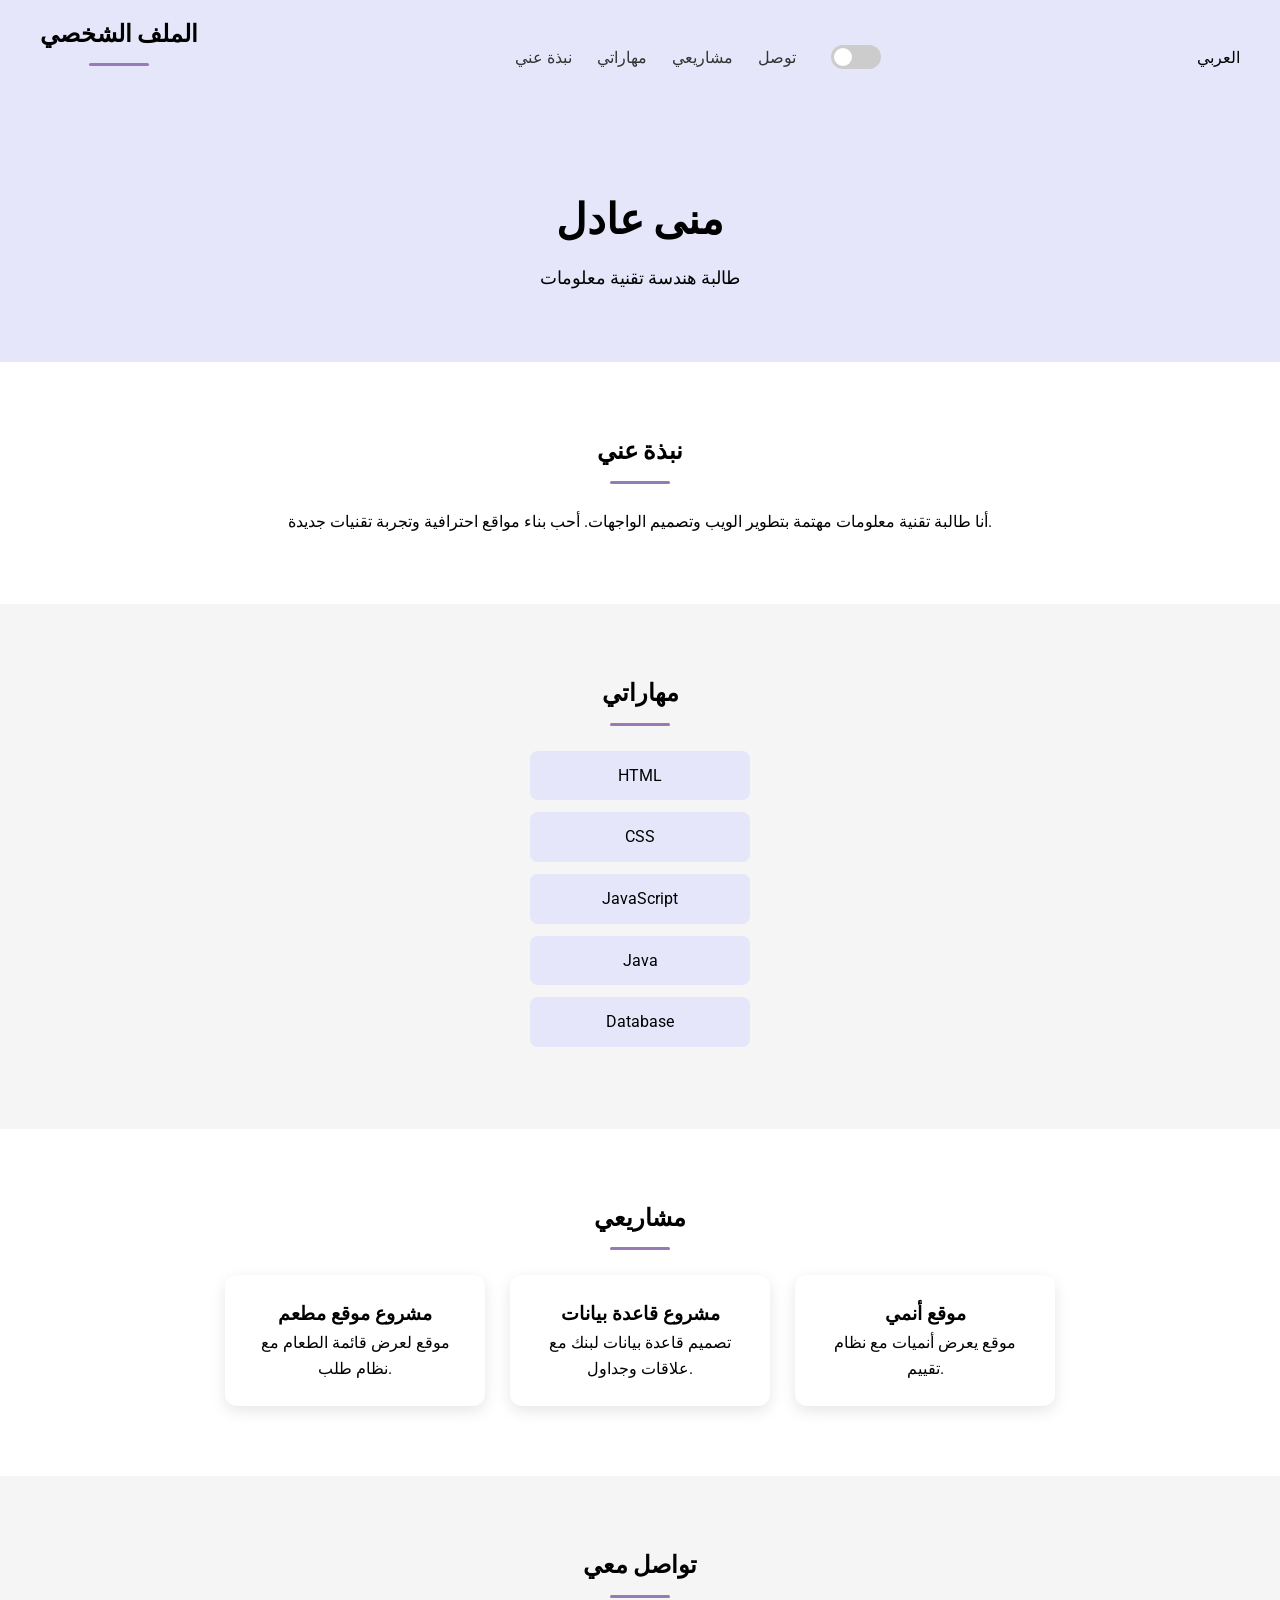
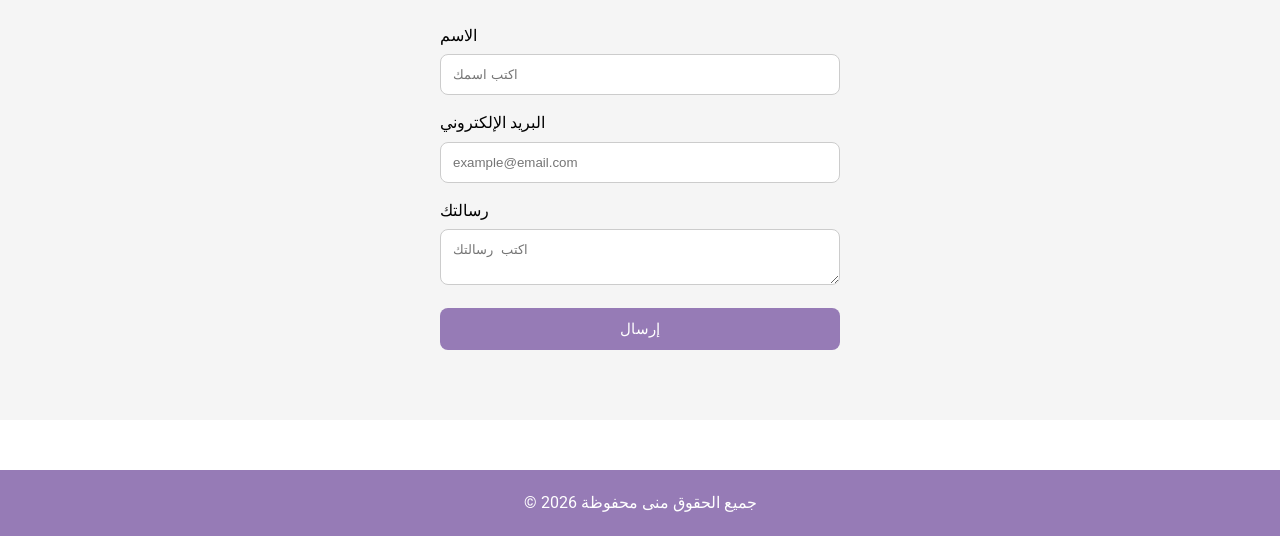
<file: index.html>
<!DOCTYPE html>
<html lang="ar">

<head>
    <meta charset="UTF-8">
    <meta name="viewport" content="width=device-width, initial-scale=1.0">
    <title data-lang="title">My personal page</title>
    <link rel="stylesheet" href="style.css">
    <link
        href="https://fonts.googleapis.com/css2?family=Poppins:wght@400;600&family=Roboto:wght@300;400;500&display=swap"
        rel="stylesheet">
</head>

<body>

    <!-- ===== شريط التنقل ===== -->
    <nav>


        <h2 class="logo">الملف الشخصي</h2>

        <ul class="nav-links">
            <li><a href="#about">نبذة عني</a></li>
            <li><a href="#skills">مهاراتي</a></li>
            <li><a href="#projects">مشاريعي</a></li>
            <li><a href="#contact">توصل </a></li> <!-- زر الوضع الليلي -->
            <label class="theme-switch">
                <input type="checkbox" id="themeToggle">
                <span class="slider"></span>
            </label>

        </ul>
        <a id="langBtn" href="index-EN.html">العربي</a>



    </nav>


    <!-- ===== الهيدر ===== -->
    <header class="hero">
        <h1 data-lang="name">منى عادل </h1>
        <p class="title" job">طالبة هندسة تقنية معلومات</p>
    </header>

    <!-- ===== نبذة ===== -->
    <section id="about" class="section">
        <h2>نبذة عني</h2>
        <p>
            أنا طالبة تقنية معلومات مهتمة بتطوير الويب وتصميم الواجهات.
            أحب بناء مواقع احترافية وتجربة تقنيات جديدة.
        </p>
    </section>

    <!-- ===== مهارات ===== -->
    <section id="skills" class="section">
        <h2 data-lang="skills">مهاراتي</h2>
        <ul class="skills-list">
            <li>HTML</li>
            <li>CSS</li>
            <li>JavaScript</li>
            <li>Java</li>
            <li>Database</li>
        </ul>
    </section>

    <!-- ===== مشاريع ===== -->
    <section id="projects" class="section">
        <h2>مشاريعي</h2>
        <div class="projects-container">

            <div class="card">
                <h3>مشروع موقع مطعم</h3>
                <p>موقع لعرض قائمة الطعام مع نظام طلب.</p>
            </div>

            <div class="card">
                <h3>مشروع قاعدة بيانات</h3>
                <p>تصميم قاعدة بيانات لبنك مع علاقات وجداول.</p>
            </div>

            <div class="card">
                <h3>موقع أنمي</h3>
                <p>موقع يعرض أنميات مع نظام تقييم.</p>
            </div>

        </div>
    </section>

    <!-- ===== تواصل ===== -->
    <section id="contact" class="section">
        <h2>تواصل معي</h2>
        <form class="contact-form">
            <label>الاسم</label>
            <input type="text" placeholder="اكتب اسمك">

            <label>البريد الإلكتروني</label>
            <input type="email" placeholder="example@email.com">

            <label>رسالتك</label>
            <textarea placeholder="اكتب رسالتك"></textarea>

            <button type="submit" class="send-btn">إرسال</button>
        </form>
    </section>

    <!-- ===== الفوتر ===== -->
    <footer>
        <p>© 2026 جميع الحقوق منى محفوظة</p>
    </footer>


</body>

</html>
</file>
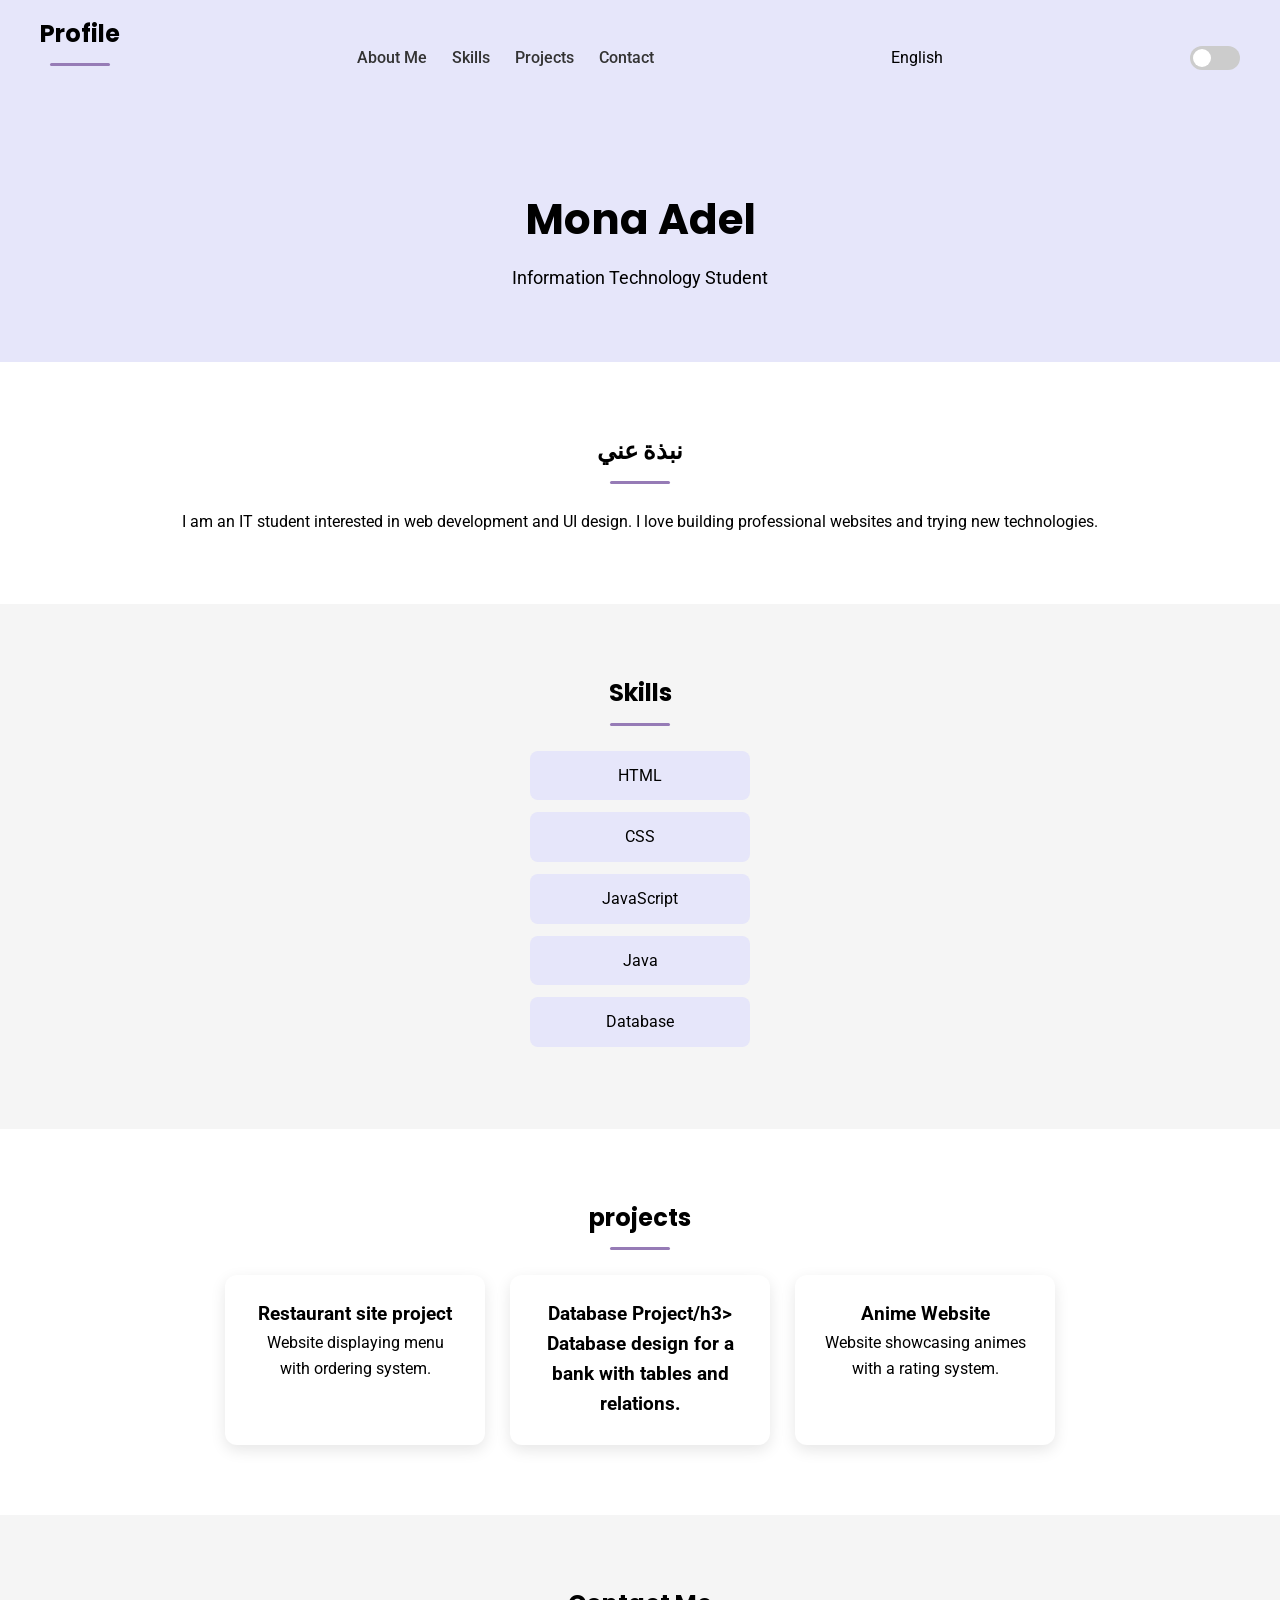
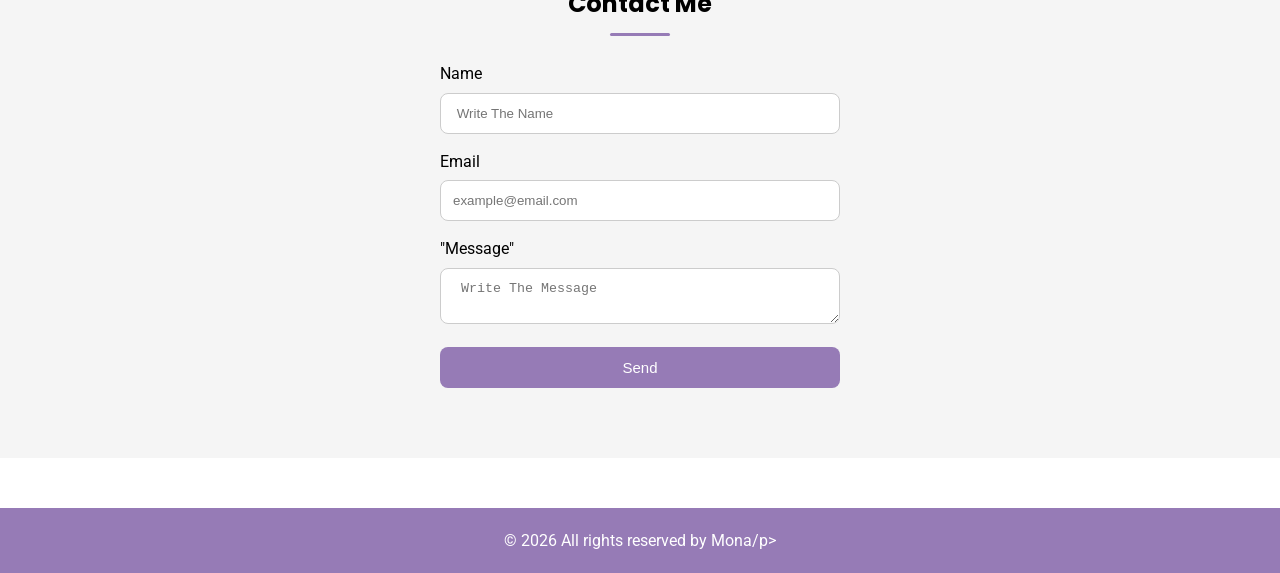
<file: index-EN.html>
<!DOCTYPE html>
<html lang="ar">

<head>
    <meta charset="UTF-8">
    <meta name="viewport" content="width=device-width, initial-scale=1.0">
    <title data-lang="title">My personal page</title>
    <link rel="stylesheet" href="style.css">
    <link
        href="https://fonts.googleapis.com/css2?family=Poppins:wght@400;600&family=Roboto:wght@300;400;500&display=swap"
        rel="stylesheet">
</head>

<body>
    <!-- ===== شريط التنقل ===== -->
    <nav>

        <h2 class="logo">Profile</h2>

        <ul class="nav-links">
            <li><a href="#about">About Me</a></li>
            <li><a href="#skills">Skills</a></li>
            <li><a href="#projects">Projects</a></li>
            <li><a href="#contact">Contact</a></li>
        </ul>
        <a id="langBtn" href="index.html"> English</a>

        <!-- زر الوضع الليلي -->
        <label class="theme-switch">
            <input type="checkbox" id="themeToggle">
            <span class="slider"></span>
        </label>
    </nav>

    <!-- ===== الهيدر ===== -->
    <header class="hero">
        <h1 data-lang="name">Mona Adel</h1>
        <p class="title" job">Information Technology Student</p>
    </header>

    <!-- ===== نبذة ===== -->
    <section id="about" class="section">
        <h2>نبذة عني</h2>
        <p>
            I am an IT student interested in web development and UI design. I love building professional websites and
            trying new technologies.
        </p>
    </section>

    <!-- ===== مهارات ===== -->
    <section id="skills" class="section">
        <h2 data-lang="skills">Skills</h2>
        <ul class="skills-list">
            <li>HTML</li>
            <li>CSS</li>
            <li>JavaScript</li>
            <li>Java</li>
            <li>Database</li>
        </ul>
    </section>

    <!-- ===== مشاريع ===== -->
    <section id="projects" class="section">
        <h2>projects</h2>
        <div class="projects-container">

            <div class="card">
                <h3> Restaurant site project </h3>
                <p>Website displaying menu with ordering system.</p>
            </div>

            <div class="card">
                <h3>Database Project/h3>
                    <p>Database design for a bank with tables and relations.</p>
            </div>

            <div class="card">
                <h3>Anime Website </h3>
                <p>Website showcasing animes with a rating system.</p>
            </div>

        </div>
    </section>

    <!-- ===== تواصل ===== -->
    <section id="contact" class="section">
        <h2> Contact Me</h2>
        <form class="contact-form">
            <label>Name</label>
            <input type="text" placeholder=" Write The Name ">

            <label>Email </label>
            <input type="email" placeholder="example@email.com">

            <label> "Message"</label>
            <textarea placeholder=" Write The Message "></textarea>

            <button type="submit" class="send-btn">Send</button>
        </form>
    </section>

    <!-- ===== الفوتر ===== -->
    <footer>
        <p>© 2026 All rights reserved by Mona/p>
    </footer>


</body>

</html>
</file>
<file: style.css>
/* =========================
   إعدادات عامة + متغيرات الألوان
========================= */
:root {
  --lavender-light: #E6E6FA;
  --dark-gray: #333;
  --white: #fff;
  --lavender-dark: #967BB6;
  --light-gray: #F5F5F5;
}

/* وضع ليلي */
.dark-mode {
  --white: #1a1a1a;
  --dark-gray: #f1f1f1;
  --light-gray: #2a2a2a;
  --lavender-light: #2d2438;
  /* خلفية بنفسجي غامق */
  --lavender-dark: #bfa6e0;
  /* بنفسجي فاتح للنصوص */
}

/* إزالة المسافات الافتراضية */
* {
  margin: 0;
  padding: 0;
  box-sizing: border-box;
}


/* تنسيق الصفحة */
body {
  font-family: 'Roboto', sans-serif;
  background: var(--white);
  color: var(--dark-gray);
  line-height: 1.6;
  transition: 0.4s;
  /* حركة ناعمة عند تغيير الثيم */
}


/* =========================
   شريط التنقل
========================= */

nav {
  background: var(--lavender-light);
  display: flex;
  justify-content: space-between;
  align-items: center;
  padding: 15px 40px;

  /* ظل خفيف */
  box-shadow: 0 3px 10px rgba(0, 0, 0, 0.1);
}

/* اسم الموقع */
.logo {
  font-family: 'Poppins', sans-serif;
  transition: 0.3s;
}

/* حركة عند المرور */
.logo:hover {
  transform: scale(1.1);
}


/* روابط التنقل */
.nav-links {
  list-style: none;
  display: flex;
  gap: 25px;
}

.nav-links a {
  text-decoration: none;
  color: var(--dark-gray);
  font-weight: 500;
  position: relative;
}

/* خط متحرك تحت الرابط */
.nav-links a::after {
  content: "";
  width: 0%;
  height: 2px;
  background: var(--lavender-dark);
  position: absolute;
  left: 0;
  bottom: -5px;
  transition: 0.3s;
}

.nav-links a:hover::after {
  width: 100%;
}


/* أزرار التحكم */
.controls button {
  margin-left: 10px;
}


/* =========================
   الهيرو
========================= */

.hero {
  text-align: center;
  padding: 70px 20px;
  background: var(--lavender-light);

  /* حركة ظهور */
  animation: fadeIn 1s ease;
}

@keyframes fadeIn {
  from {
    opacity: 0;
    transform: translateY(-20px);
  }

  to {
    opacity: 1;
    transform: translateY(0);
  }
}

.hero h1 {
  font-family: 'Poppins', sans-serif;
  font-size: 42px;
}

.title {
  margin-top: 10px;
  font-size: 18px;
}


/* =========================
   الأقسام العامة
========================= */

.section {
  padding: 70px 20px;
  text-align: center;
  transition: 0.3s;
}

/* خلفية متناوبة */
.section:nth-child(even) {
  background: var(--light-gray);
}

h2 {
  font-family: 'Poppins', sans-serif;
  margin-bottom: 25px;
  position: relative;
}

/* خط جمالي تحت العنوان */
h2::after {
  content: "";
  width: 60px;
  height: 3px;
  background: var(--lavender-dark);
  display: block;
  margin: 10px auto;
  border-radius: 10px;
}


/* =========================
   المهارات
========================= */

.skills-list {
  list-style: none;
}

.skills-list li {
  background: var(--lavender-light);
  margin: 12px auto;
  padding: 12px;
  width: 220px;
  border-radius: 8px;

  /* حركة */
  transition: 0.3s;
}

/* تأثير hover */
.skills-list li:hover {
  transform: translateY(-5px);
  background: var(--lavender-dark);
  color: white;
}


/* =========================
   المشاريع
========================= */

.projects-container {
  display: flex;
  flex-wrap: wrap;
  justify-content: center;
  gap: 25px;
}

.card {
  background: var(--white);
  padding: 25px;
  width: 260px;
  border-radius: 12px;

  /* ظل */
  box-shadow: 0 5px 15px rgba(0, 0, 0, 0.1);

  transition: 0.3s;
}

/* حركة عند المرور */
.card:hover {
  transform: translateY(-10px) scale(1.03);
}


/* =========================
   نموذج التواصل
========================= */

.contact-form {
  max-width: 400px;
  margin: auto;
  text-align: left;
}

input,
textarea {
  width: 100%;
  padding: 12px;
  margin-top: 6px;
  margin-bottom: 15px;
  border: 1px solid #ccc;
  border-radius: 8px;

  transition: 0.3s;
}

/* تأثير عند الكتابة */
input:focus,
textarea:focus {
  border-color: var(--lavender-dark);
  outline: none;
  box-shadow: 0 0 8px rgba(150, 123, 182, 0.3);
}


/* زر الإرسال */
.send-btn {
  width: 100%;
}


/* =========================
   الأزرار العامة
========================= */
button {
  background: var(--lavender-dark);
  color: white;
  border: none;
  padding: 12px 22px;
  border-radius: 8px;
  font-size: 15px;
  transition: 0.3s;
}

/* تأثير hover */
button:hover {
  transform: scale(1.07);
  cursor: pointer;
}


/* =========================
   الفوتر
========================= */

footer {
  background: var(--lavender-dark);
  color: white;
  text-align: center;
  padding: 20px;
  margin-top: 50px;
}

#langBtn {
  text-decoration: none;
  color: black;
}

/* ===== الوضع الليلي بدون JS ===== */

/* تصميم الزر */
.theme-switch {
  position: relative;
  display: inline-block;
  width: 50px;
  height: 24px;
  margin-left: 10px;
  vertical-align: middle;
}

.theme-switch input {
  opacity: 0;
  width: 0;
  height: 0;
}

/* السلايدر */
.slider {
  position: absolute;
  cursor: pointer;
  top: 0;
  left: 0;
  right: 0;
  bottom: 0;
  background-color: #ccc;
  border-radius: 34px;
  transition: 0.4s;
}

.slider::before {
  position: absolute;
  content: "";
  height: 18px;
  width: 18px;
  left: 3px;
  bottom: 3px;
  background-color: white;
  border-radius: 50%;
  transition: 0.4s;
}

/* عند التبديل */
input:checked+.slider {
  background-color: #333;
}

input:checked+.slider::before {
  transform: translateX(26px);
}

/* ===== ثيم الوضع الليلي ===== */
body {
  background-color: #fff;
  color: #000;
  transition: all 0.4s;
}

input:checked~body,
input:checked~* {
  background-color: #111;
  /* خلفية داكنة */
  color: #eee;
  /* نص أبيض */
}

/* تطبيق الوضع الليلي على كل العناصر */
input:checked~nav,
input:checked~section,
input:checked~footer {
  background-color: #222;
  color: #eee;
}
</file>
